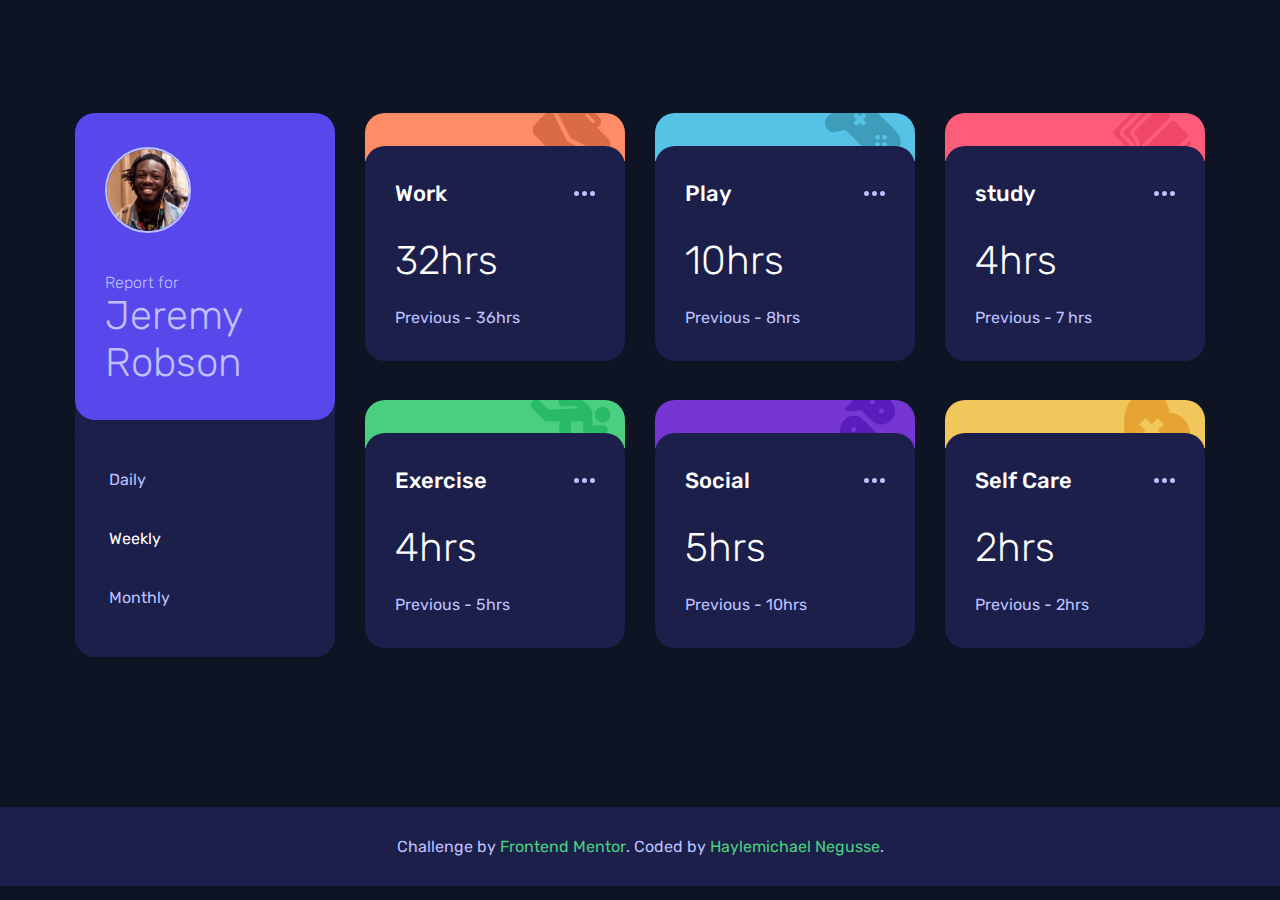
<file: index.html>
<!DOCTYPE html>
<html lang="en">

<head>
  <meta charset="UTF-8">
  <meta name="viewport" content="width=device-width, initial-scale=1.0">

  <link rel="icon" type="image/png" sizes="32x32" href="./images/favicon-32x32.png">

  <link rel="stylesheet" href="css/style.css">

  <title>Frontend Mentor | Time tracking dashboard</title>


</head>

<body>

  <main class="main">
    <div class="main__grid">
      <div class="main__grid-item row-2">
        <div class="main__grid-item__avatar">
          <img src="./images/image-jeremy.png" alt="Jeremy">
          <span>Report for</span>
          <h1>
            Jeremy Robson
          </h1>
        </div>
        <div class="main__grid-item__days">
          <p class="dashboard__timeframe">Daily</p>
          <p class="dashboard__timeframe">Weekly</p>
          <p class="dashboard__timeframe">Monthly</p>
        </div>
      </div>

      <div class="main__grid-item">
        <div class="img__wrapper bg-work">
          <img src="./images/icon-work.svg" alt="Work">
        </div>
        <div class="main__content-wrapper">
          <div class="main__grid-flex">
            <h2>Work</h2>
            <img src="./images/icon-ellipsis.svg" alt="Ellipsis">
          </div>
          <div class="main__time">
            <h1><span class="dynamic-hours">32</span>hrs</h1>
            <p>
              Previous - <span class="dynamic-previous">36</span>hrs</p>
          </div>
        </div>
      </div>

      <div class="main__grid-item">
        <div class="img__wrapper bg-play">
          <img src="./images/icon-play.svg" alt="Play">
        </div>
        <div class="main__content-wrapper">
          <div class="main__grid-flex">
            <h2>Play</h2>
            <img src="./images/icon-ellipsis.svg" alt="Ellipsis">
          </div>
          <div class="main__time">
            <h1><span class="dynamic-hours">10</span>hrs</h1>
            <p>
              Previous - <span class="dynamic-previous">8</span>hrs</p>
          </div>
        </div>
      </div>

      <div class="main__grid-item">
        <div class="img__wrapper bg-study">
          <img src="./images/icon-study.svg" alt="Study">
        </div>
        <div class="main__content-wrapper">
          <div class="main__grid-flex">
            <h2>study</h2>
            <img src="./images/icon-ellipsis.svg" alt="Ellipsis">
          </div>
          <div class="main__time">
            <h1><span class="dynamic-hours">4</span>hrs</h1>
            <p>
              Previous - <span class="dynamic-previous">7</span> hrs</p>
          </div>
        </div>
      </div>

      <div class="main__grid-item">
        <div class="img__wrapper bg-exercise">
          <img src="./images/icon-exercise.svg" alt="Exercise">
        </div>
        <div class="main__content-wrapper">
          <div class="main__grid-flex">
            <h2>Exercise</h2>
            <img src="./images/icon-ellipsis.svg" alt="Ellipsis">
          </div>
          <div class="main__time">
            <h1><span class="dynamic-hours">4</span>hrs</h1>
            <p>
              Previous - <span class="dynamic-previous">5</span>hrs</p>
          </div>
        </div>
      </div>

      <div class="main__grid-item">
        <div class="img__wrapper bg-social">
          <img src="./images/icon-social.svg" alt="Social">
        </div>
        <div class="main__content-wrapper">
          <div class="main__grid-flex">
            <h2>Social</h2>
            <img src="./images/icon-ellipsis.svg" alt="Ellipsis">
          </div>
          <div class="main__time">
            <h1><span class="dynamic-hours">5</span>hrs</h1>
            <p>
              Previous - <span class="dynamic-previous">10</span>hrs</p>
          </div>
        </div>

      </div>

      <div class="main__grid-item">
        <div class="img__wrapper bg-self_care">
          <img src="./images/icon-self-care.svg" alt="self care">
        </div>
        <div class="main__content-wrapper">

          <div class="main__grid-flex">
            <h2>Self Care</h2>
            <img src="./images/icon-ellipsis.svg" alt="Ellipsis">
          </div>
          <div class="main__time">
            <h1><span class="dynamic-hours">2</span>hrs</h1>
            <p>
              Previous - <span class="dynamic-previous">2</span>hrs</p>
          </div>
        </div>
      </div>

    </div>
  </main>

  <footer class="footer">
    <div class="attribution">
      Challenge by <a href="https://www.frontendmentor.io?ref=challenge" target="_blank">Frontend Mentor</a>.
      Coded by <a href="https://github.com/hilla10">Haylemichael Negusse</a>.
    </div>
  </footer>

  <script src="js/app.js"></script>
</body>

</html>
</file>
<file: css/style.css>
@import"https://fonts.googleapis.com/css2?family=Rubik:ital,wght@0,300..900;1,300..900&display=swap";*,*::after,*::before{box-sizing:border-box;margin:0;padding:0}body{font-family:"Rubik",sans-serif;background:#0f1424;width:100%;min-height:calc(100vh - .1px);display:flex;flex-direction:column;justify-content:center;align-items:center}h1{font-size:2.5rem;font-weight:300}h2{font-size:1.375rem;font-weight:500;color:#fff}.bg-work{background:#ff8c66}.bg-play{background:#56c2e6}.bg-exercise{background:#4acf81}.bg-study{background:#ff5c7c}.bg-social{background:#7536d3}.bg-self_care{background:#f1c65b}.footer{width:100%;padding:1.875rem;text-align:center;background:#1c1f4a;margin-top:3.125rem;color:#bdc1ff}.footer a{color:#4acf81;text-decoration:none;transition:.2s ease;font-size:1rem}.footer a:hover{color:#7536d3}.main{display:flex;justify-content:center;align-items:center;margin:6.25rem 0}.main__grid{display:grid;grid-template-columns:repeat(4, 1fr);grid-template-rows:repeat(2, 1fr);justify-content:center;align-items:flex-start;gap:1.875rem}@media screen and (max-width: 64rem){.main__grid{grid-template-columns:repeat(2, 1fr);margin:5rem 0}}@media screen and (max-width: 35.5rem){.main__grid{grid-template-columns:1fr}}.main__grid-item{position:relative;border-radius:1.25rem;background:#1c1f4a;color:#bdc1ff;max-width:16.25rem}@media screen and (max-width: 35.5rem){.main__grid-item{max-width:100%;margin-bottom:1.375rem}.main__grid-item__days{display:flex;justify-content:space-between;align-items:center}}.main__grid-item__avatar{background:#5847eb;border-radius:1.25rem;padding:2.125rem 1.875rem}.main__grid-item__avatar img{width:5.375rem;height:5.375rem;border:2px solid #bdc1ff;border-radius:50%;display:block;margin-bottom:2.5rem}.main__grid-item__avatar span{font-size:1rem;margin-bottom:1.25rem;font-weight:300}.main__grid-item__days{background:#1c1f4a;padding:1.875rem 2.125rem;border-radius:1.25rem}.main__grid-item__days .active{color:#fff}.main__grid-item__days p{cursor:pointer;padding:1.25rem 0;transition:color .2s ease}.main__grid-item__days p:hover{color:#fff}.main__grid-item .img__wrapper{width:100%;z-index:1;border-top-left-radius:1.25rem;border-top-right-radius:1.25rem;display:flex;justify-content:flex-end;padding:0 0.875rem;max-height:3rem}@media screen and (max-width: 35.5rem){.main__grid-item .img__wrapper{position:absolute;top:-30px}}.main__grid-item .img__wrapper img{object-fit:cover}.main__grid-flex{display:flex;justify-content:space-between;align-items:center;margin-bottom:1.875rem}@media screen and (max-width: 35.5rem){.main__grid-flex{margin-bottom:0.625rem}}.main .row-2{grid-row:1/3}.main__content-wrapper{cursor:pointer;border-radius:1.25rem;padding:2.125rem 1.875rem 2.125rem;background:#1c1f4a;position:absolute;width:100%;top:33px;z-index:2;transition:background 300ms ease-in}@media screen and (max-width: 35.5rem){.main__content-wrapper{position:relative;top:0}}.main__content-wrapper:hover{background:#34397b}.main__content-wrapper h1{color:#fff;margin-bottom:1.5rem}@media screen and (max-width: 35.5rem){.main .main__time{display:flex;justify-content:space-between;align-items:center}.main .main__time h1{margin-bottom:0}}
</file>
